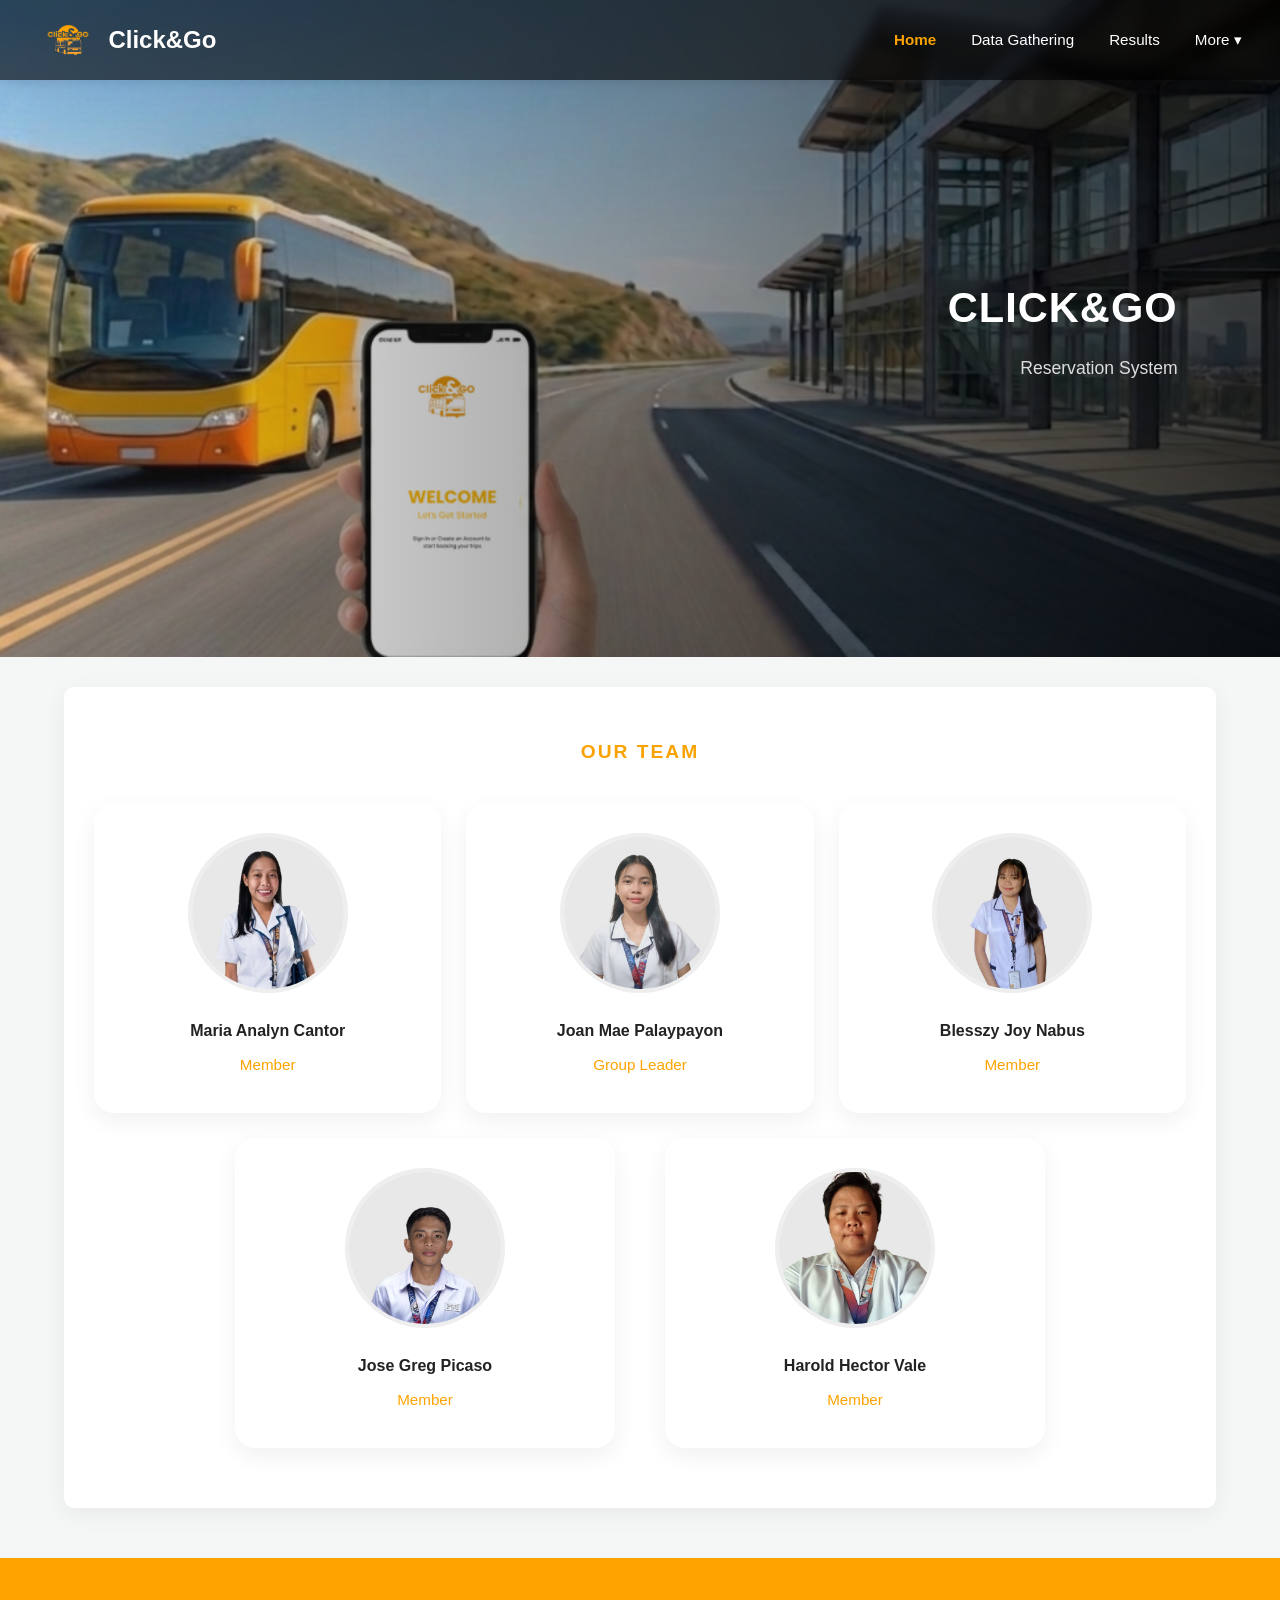
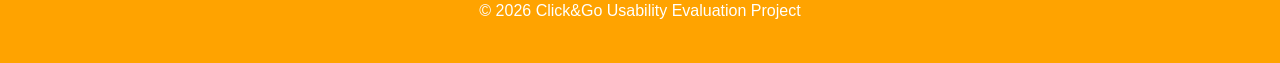
<file: index.html>
<!DOCTYPE html>
<html lang="en">
<head>
    <meta charset="UTF-8">
    <meta name="viewport" content="width=device-width, initial-scale=1.0">
    <title>Click&Go Report</title>
    <link rel="stylesheet" href="style.css">
</head>

<body>

<section class="hero">

    <header class="navbar">

        <div class="logo-container">
            <img src="images/logo.png" alt="Click&Go Logo" class="logo-img">
            <span class="logo-text">Click&Go</span>
        </div>

        <div class="hamburger" onclick="toggleMenu()">
            ☰
        </div>

        <div class="nav-links" id="navLinks">

            <a href="index.html" class="active">Home</a>
            <a href="data_gathering.html">Data Gathering</a>
            <a href="results.html">Results</a>

            <div class="dropdown">
    <button class="dropbtn" onclick="toggleDropdown(event)">
        More ▾
    </button>

    <div class="dropdown-content" id="moreDropdown">
        <a href="reflections.html">Reflections</a>
        <a href="additional_findings.html">Additional Findings</a>
        <a href="p_walkthrough.html">Prototype Walkthrough</a>
        <a href="video_demo.html">Video Demo</a>
    </div>
</div>

        </div>

    </header>

    <div class="hero-content">
        <div class="hero-text">
            <h2>Click&Go</h2>
            <p>Reservation System</p>
        </div>
    </div>

</section>

<section class="container card">

    <div class="section-header">
        <h3>OUR TEAM</h3>
    </div>

    <div class="team-grid">

        <div class="member">
            <div class="member-card">
                <img src="images/analyn.png" class="member-photo" alt="Member 3">
                <p><strong>Maria Analyn Cantor</strong></p>
                <p>Member</p>
            </div>
        </div>

          <div class="member leader">
            <div class="member-card">
                <img src="images/jo.png" class="member-photo" alt="Leader">
                <p><strong>Joan Mae Palaypayon</strong></p>
                <p>Group Leader</p>
            </div>
        </div>


        <div class="member">
            <div class="member-card">
                <img src="images/blessz.png" class="member-photo" alt="Member 2">
                <p><strong>Blesszy Joy Nabus</strong></p>
                <p>Member</p>
            </div>
        </div>

            <div class="team-bottom">
        <div class="member">
            <div class="member-card">
                <img src="images/greg.png" class="member-photo" alt="Member 5">
                <p><strong>Jose Greg Picaso</strong></p>
                <p>Member</p>
            </div>
        </div>

        <div class="member">
            <div class="member-card">
                <img src="images/harold.png" class="member-photo" alt="Member 4">
                <p><strong>Harold Hector Vale</strong></p>
                <p>Member</p>
            </div>
        </div>
        </div>

    </div>

</section>

<footer>
    <p>&copy; 2026 Click&Go Usability Evaluation Project</p>
</footer>

<script src="script.js"></script>

</body>
</html>
</file>
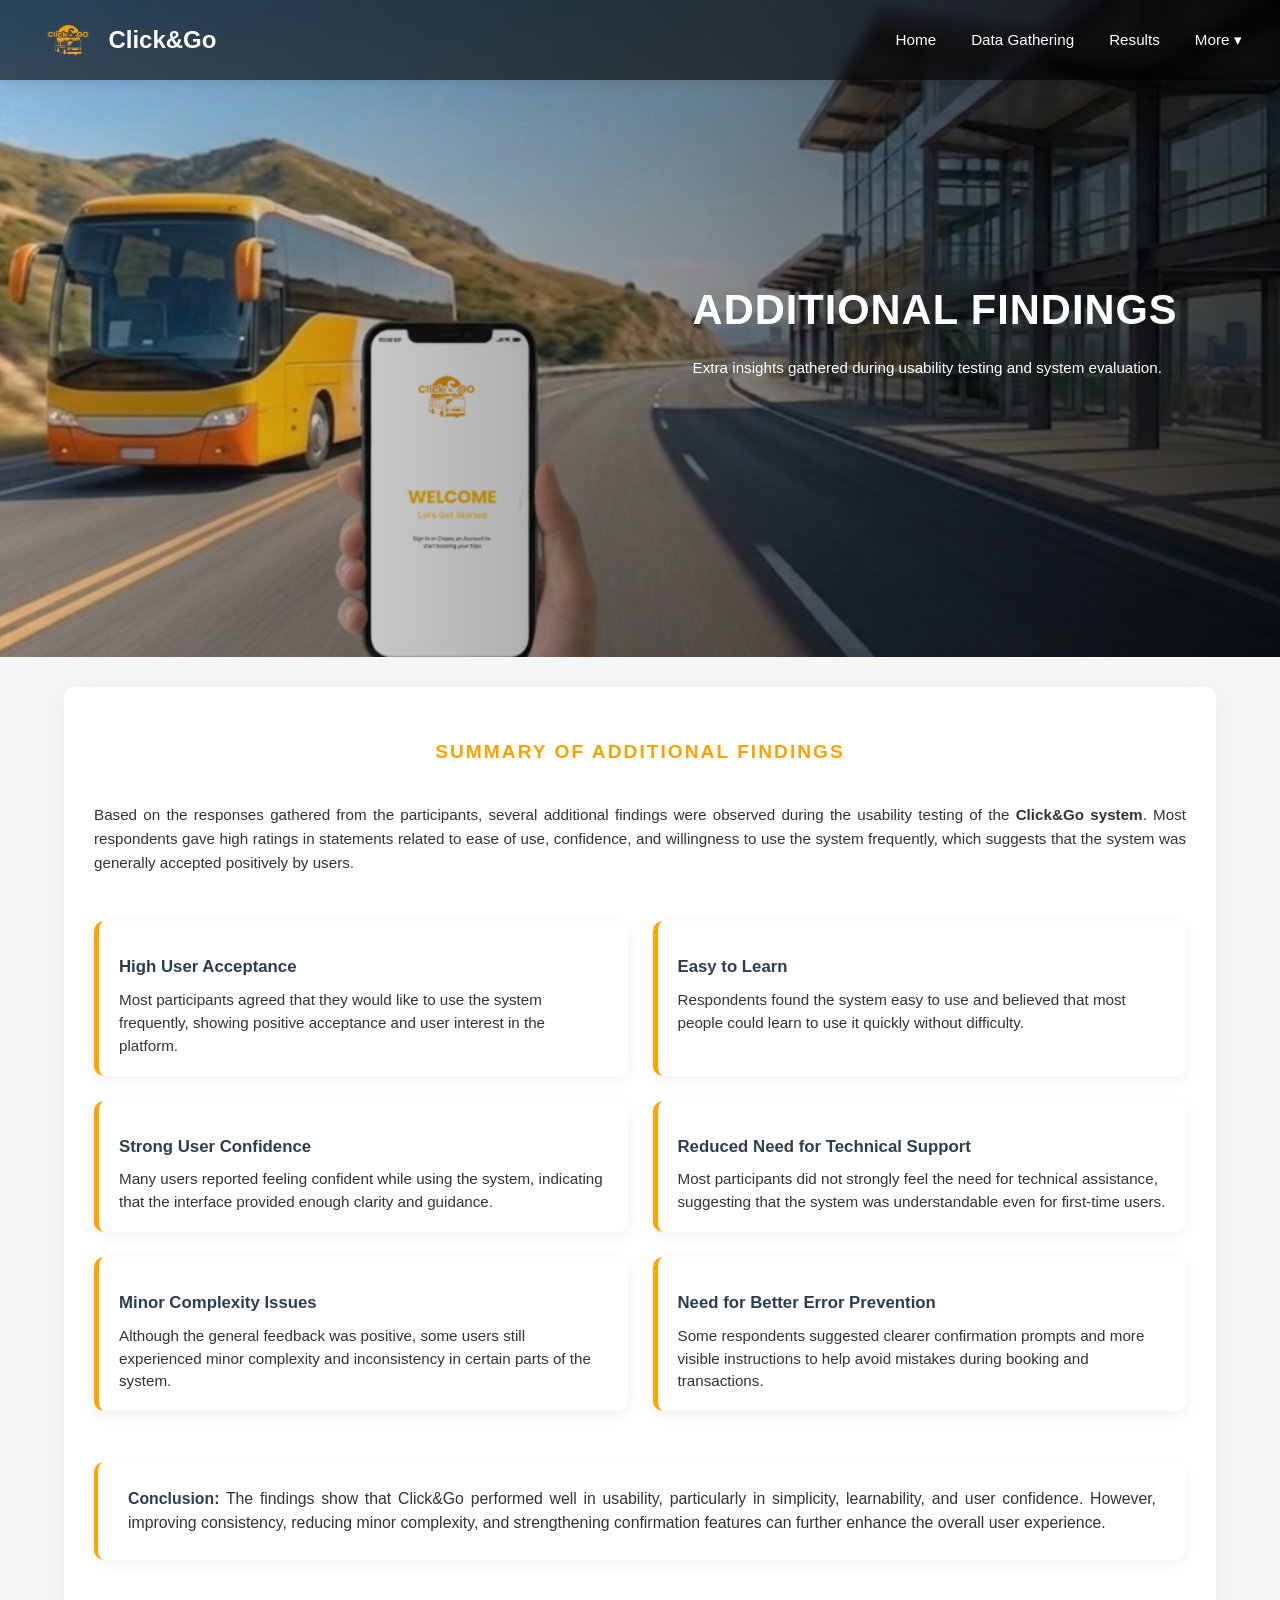
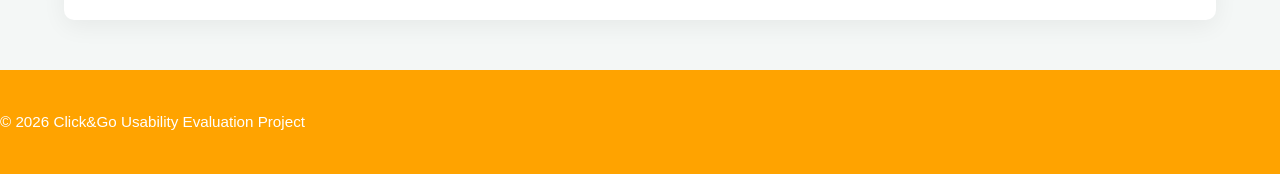
<file: additional_findings.html>
<!DOCTYPE html>
<html lang="en">
<head>
    <meta charset="UTF-8">
    <meta name="viewport" content="width=device-width, initial-scale=1.0">
    <title>Additional Findings - Click&Go</title>
    <link rel="stylesheet" href="style.css">
</head>


<body class="data-page">

    <section class="hero">

        <header class="navbar">

            <div class="logo-container">
                <img src="images/logo.png" alt="Click&Go Logo" class="logo-img">
                <span class="logo-text">Click&Go</span>
            </div>

            <div class="hamburger" onclick="toggleMenu()">
                ☰
            </div>

            <div class="nav-links" id="navLinks">

                <a href="index.html">Home</a>
                <a href="data_gathering.html">Data Gathering</a>
                <a href="results.html">Results</a>

                 <div class="dropdown">
    <button class="dropbtn" onclick="toggleDropdown(event)">
        More ▾
    </button>

    <div class="dropdown-content" id="moreDropdown">
        <a href="reflections.html">Reflections</a>
        <a href="additional_findings.html" class="active">Additional Findings</a>
        <a href="p_walkthrough.html">Prototype Walkthrough</a>
        <a href="video_demo.html">Video Demo</a>
    </div>
</div>

            </div>

        </header>

        <div class="hero-content">
            <div class="hero-text">
                <h2>Additional Findings</h2>
        <p>Extra insights gathered during usability testing and system evaluation.</p>
            </div>
        </div>

    </section>

<section class="container card">

    <div class="section-header">
        <h3>SUMMARY OF ADDITIONAL FINDINGS</h3>
    </div>

    <div class="discussion-box">

        <p>
            Based on the responses gathered from the participants, several additional findings were observed during the usability testing of the <strong>Click&Go system</strong>. Most respondents gave high ratings in statements related to ease of use, confidence, and willingness to use the system frequently, which suggests that the system was generally accepted positively by users.
        </p>

        <br>

        <div class="issue-grid">

            <div class="issue-card">
                <h4>High User Acceptance</h4>
                <p>
                    Most participants agreed that they would like to use the system frequently, showing positive acceptance and user interest in the platform.
                </p>
            </div>

            <div class="issue-card">
                <h4>Easy to Learn</h4>
                <p>
                    Respondents found the system easy to use and believed that most people could learn to use it quickly without difficulty.
                </p>
            </div>

            <div class="issue-card">
                <h4>Strong User Confidence</h4>
                <p>
                    Many users reported feeling confident while using the system, indicating that the interface provided enough clarity and guidance.
                </p>
            </div>

            <div class="issue-card">
                <h4>Reduced Need for Technical Support</h4>
                <p>
                    Most participants did not strongly feel the need for technical assistance, suggesting that the system was understandable even for first-time users.
                </p>
            </div>

            <div class="issue-card">
                <h4>Minor Complexity Issues</h4>
                <p>
                    Although the general feedback was positive, some users still experienced minor complexity and inconsistency in certain parts of the system.
                </p>
            </div>

            <div class="issue-card">
                <h4>Need for Better Error Prevention</h4>
                <p>
                    Some respondents suggested clearer confirmation prompts and more visible instructions to help avoid mistakes during booking and transactions.
                </p>
            </div>

        </div>

        <br><br>

        <div class="recommendation-box">
            <p>
                <strong>Conclusion:</strong> The findings show that Click&Go performed well in usability, particularly in simplicity, learnability, and user confidence. However, improving consistency, reducing minor complexity, and strengthening confirmation features can further enhance the overall user experience.
            </p>
        </div>

    </div>

</section>

<footer>
    <p>&copy; 2026 Click&Go Usability Evaluation Project</p>
</footer>

<script src="script.js"></script>

</body>
</html>
</file>
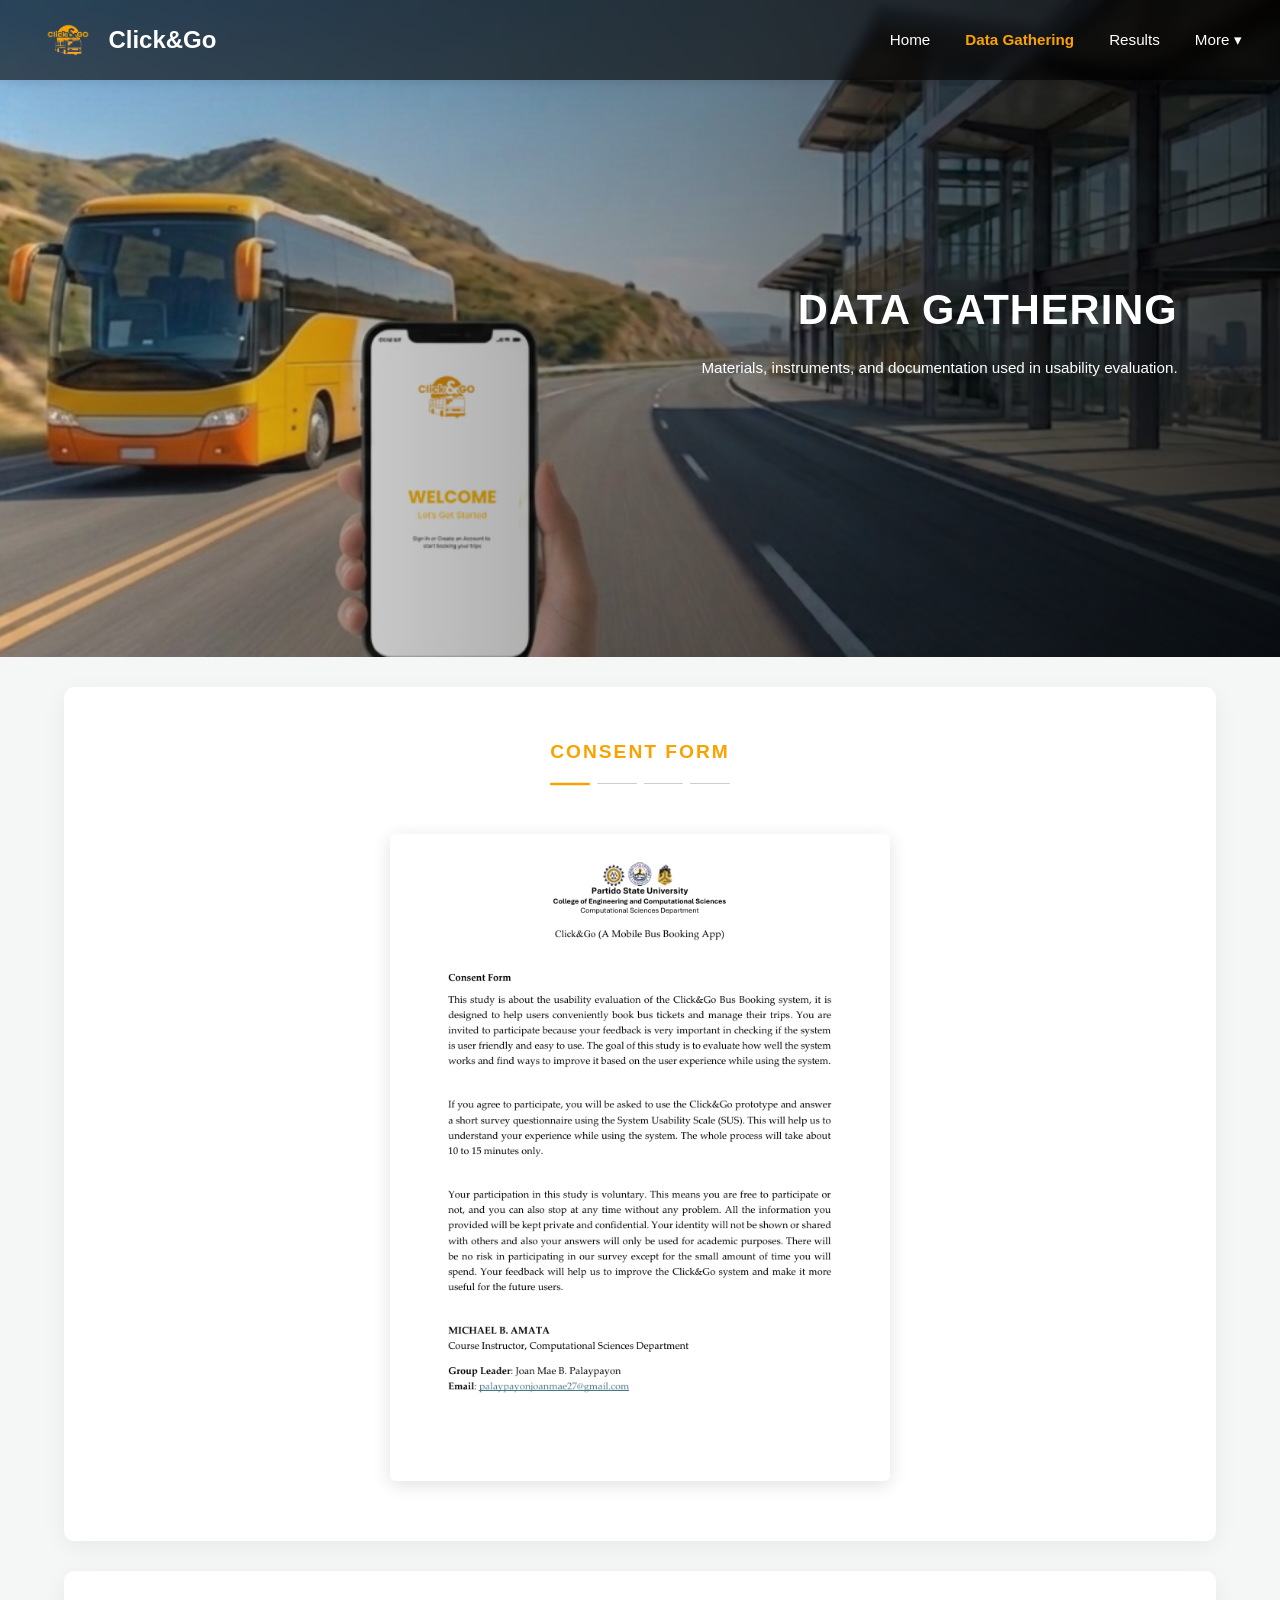
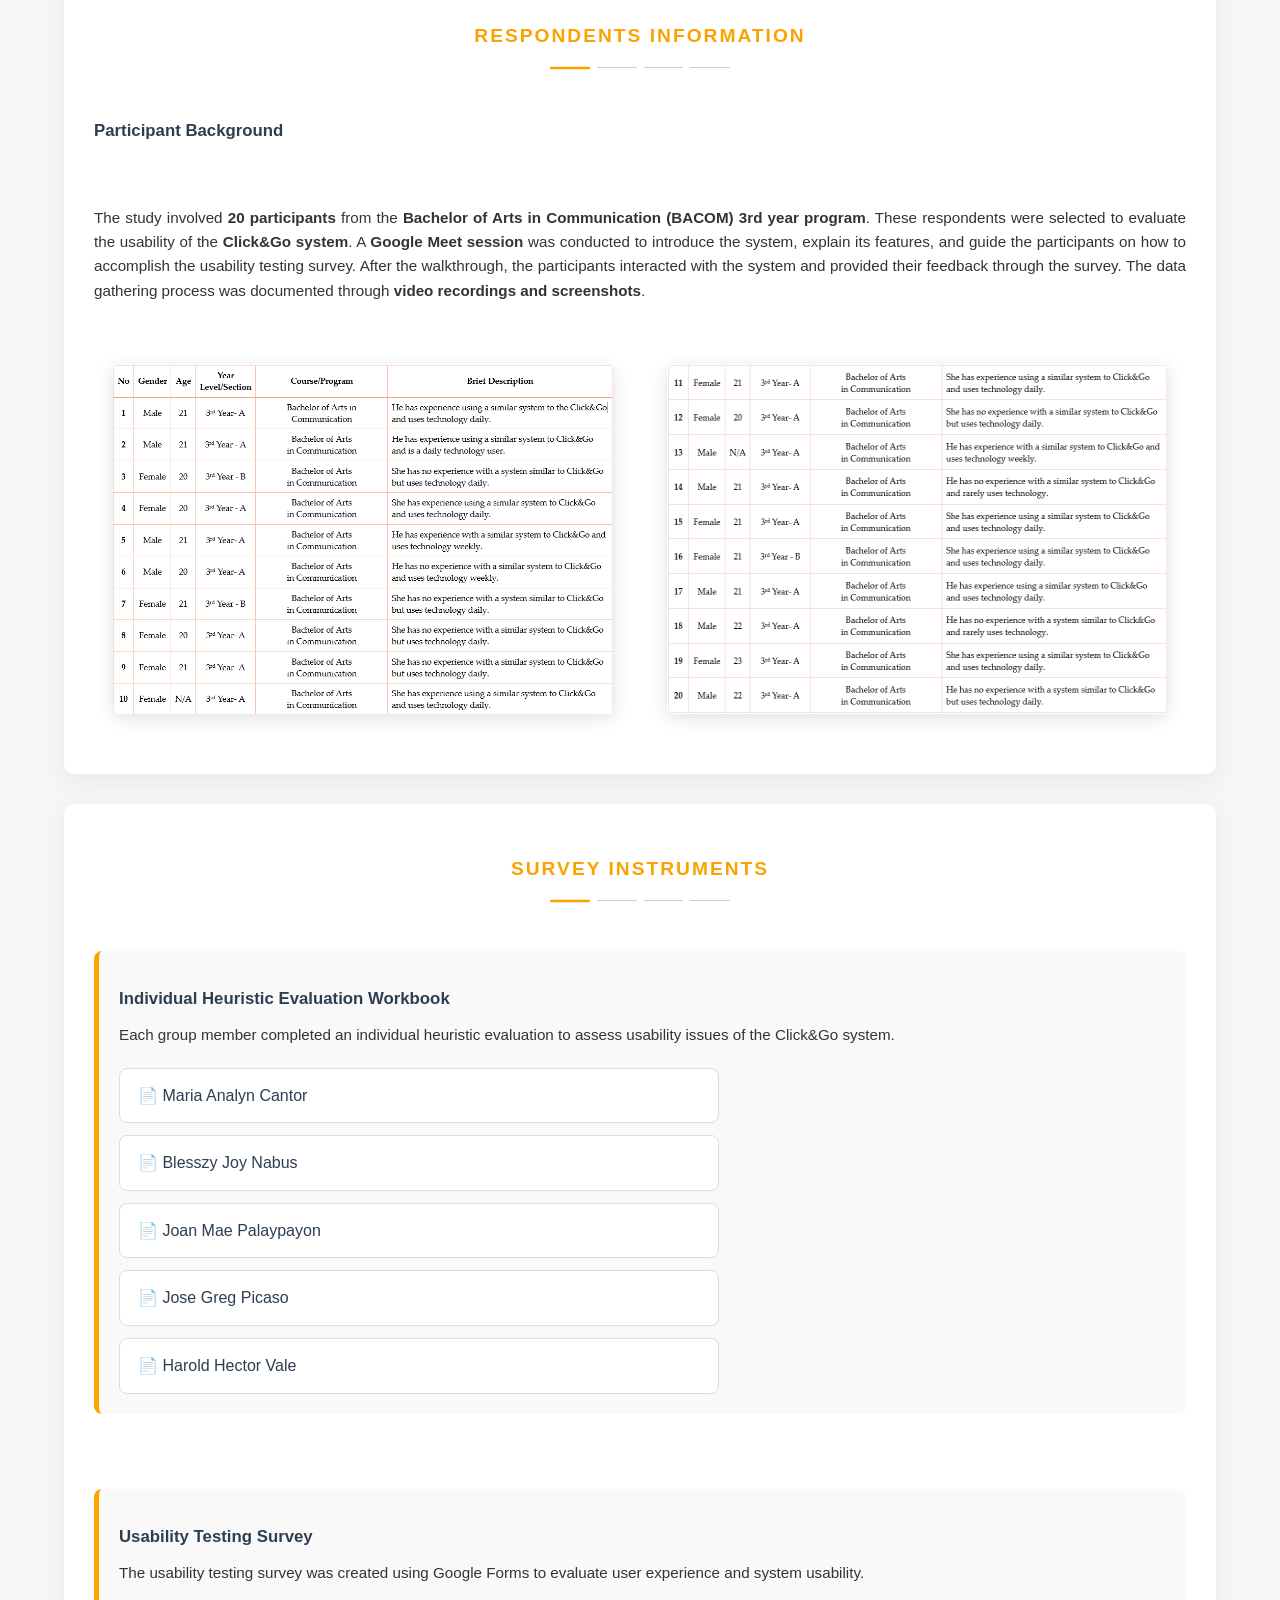
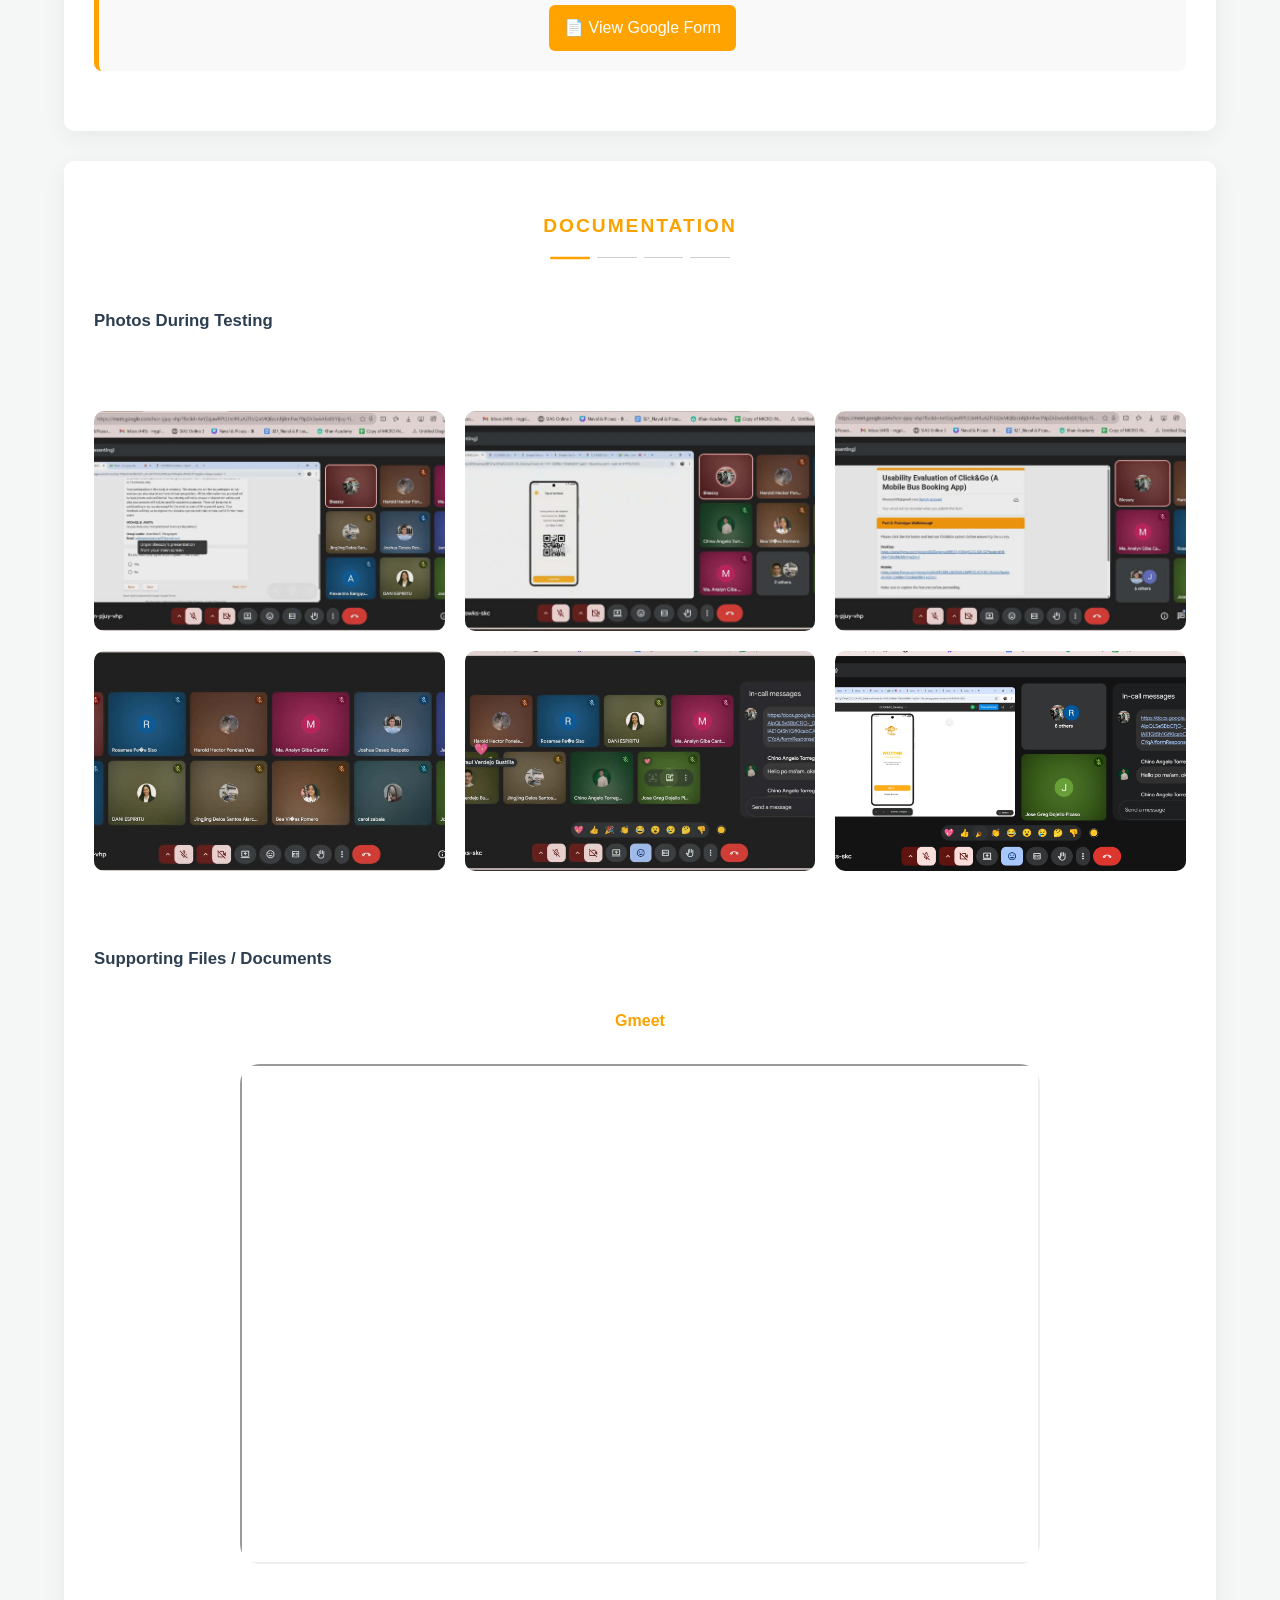
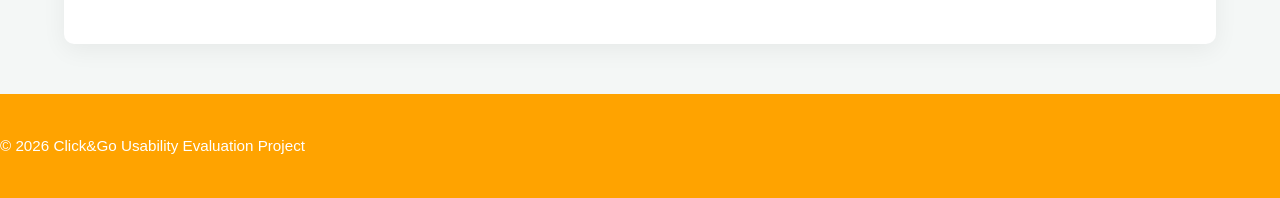
<file: data_gathering.html>
<!DOCTYPE html>
<html lang="en">
<head>
    <meta charset="UTF-8">
    <meta name="viewport" content="width=device-width, initial-scale=1.0">
    <title>Data Gathering - Click&Go</title>
    <link rel="stylesheet" href="style.css">
</head>

<body class="data-page">

    <section class="hero">

        <header class="navbar">

            <div class="logo-container">
                <img src="images/logo.png" alt="Click&Go Logo" class="logo-img">
                <span class="logo-text">Click&Go</span>
            </div>

            <div class="hamburger" onclick="toggleMenu()">
                ☰
            </div>

            <div class="nav-links" id="navLinks">

                <a href="index.html">Home</a>
                <a href="data_gathering.html" class="active">Data Gathering</a>
                <a href="results.html">Results</a>

                <div class="dropdown">
                    <button class="dropbtn" onclick="toggleDropdown(event)">
                        More ▾
                    </button>

                    <div class="dropdown-content" id="moreDropdown">
                        <a href="reflections.html">Reflections</a>
                        <a href="additional_findings.html">Additional Findings</a>
                        <a href="p_walkthrough.html">Prototype Walkthrough</a>
                        <a href="video_demo.html">Video Demo</a>
                    </div>
                </div>

            </div>

        </header>

        <div class="hero-content">
            <div class="hero-text">
                <h2>Data Gathering</h2>
                <p>Materials, instruments, and documentation used in usability evaluation.</p>
            </div>
        </div>

    </section>

    <!-- CONSENT -->
    <section class="container card" id="consent">

        <div class="section-header" data-step="1">
            <h3>CONSENT FORM</h3>

            <div class="step-lines">
                <div class="step-line"></div>
                <div class="step-line"></div>
                <div class="step-line"></div>
                <div class="step-line"></div>
            </div>
        </div>

        <div class="image-box">
            <img src="images/letter.png"
                 alt="Consent Form Document"
                 onclick="openLightbox(this)">
        </div>
    </section>

    <!-- RESPONDENTS -->
    <section class="container card" id="respondents">

        <div class="section-header" data-step="2">
            <h3>RESPONDENTS INFORMATION</h3>

            <div class="step-lines">
                <div class="step-line"></div>
                <div class="step-line"></div>
                <div class="step-line"></div>
                <div class="step-line"></div>
            </div>
        </div>

        <h4>Participant Background</h4><br>

        <p>
            The study involved <strong>20 participants</strong> from the <strong>Bachelor of Arts in Communication (BACOM) 3rd year program</strong>.
            These respondents were selected to evaluate the usability of the <strong>Click&Go system</strong>. A <strong>Google Meet session</strong>
            was conducted to introduce the system, explain its features, and guide the participants on how to accomplish the usability testing survey.
            After the walkthrough, the participants interacted with the system and provided their feedback through the survey.
            The data gathering process was documented through <strong>video recordings and screenshots</strong>.
        </p>

        <br>

        <div class="image-box">
            <img src="images/res_1.png" onclick="openLightbox(this)">
            <img src="images/res_2.png" onclick="openLightbox(this)">
        </div>

    </section>

    <!-- SURVEY -->
    <section class="container card" id="survey">

        <div class="section-header" data-step="3">
            <h3>SURVEY INSTRUMENTS</h3>

            <div class="step-lines">
                <div class="step-line"></div>
                <div class="step-line"></div>
                <div class="step-line"></div>
                <div class="step-line"></div>
            </div>
        </div>

        <div class="instrument-box">
            <h4>Individual Heuristic Evaluation Workbook</h4>
            <p>
                Each group member completed an individual heuristic evaluation to assess usability issues of the Click&Go system.
            </p>

            <div class="file-links">
                <a href="assets/HEW_Analyn.pdf" target="_blank" class="form-link">📄 Maria Analyn Cantor</a>
                <a href="assets/HEW_Blessz.pdf" target="_blank" class="form-link">📄 Blesszy Joy Nabus</a>
                <a href="assets/HEW_Jo.pdf" target="_blank" class="form-link">📄 Joan Mae Palaypayon</a>
                <a href="assets/HEW_Greg.pdf" target="_blank" class="form-link">📄 Jose Greg Picaso</a>
                <a href="assets/HEW_Harold.pdf" target="_blank" class="form-link">📄 Harold Hector Vale</a>
            </div>
        </div>

        <br>

        <div class="instrument-box">
            <h4>Usability Testing Survey</h4>
            <p>
                The usability testing survey was created using Google Forms to evaluate user experience and system usability.
            </p>

            <div class="form-center">
                <a href="https://forms.gle/pu6PbVyAep9kCArT6" target="_blank" class="form-link">
                    📄 View Google Form
                </a>
            </div>
        </div>

    </section>

    <!-- DOCUMENTATION -->
    <section class="container card" id="docs">

        <div class="section-header" data-step="4">
            <h3>DOCUMENTATION</h3>

            <div class="step-lines">
                <div class="step-line"></div>
                <div class="step-line"></div>
                <div class="step-line"></div>
                <div class="step-line"></div>
            </div>
        </div>

        <h4>Photos During Testing</h4><br>

        <div class="doc-grid">
            <img src="images/doc-1.jpg" onclick="openLightbox(this)">
            <img src="images/doc-2.jpg" onclick="openLightbox(this)">
            <img src="images/doc-3.jpg" onclick="openLightbox(this)">
            <img src="images/doc-4.jpg" onclick="openLightbox(this)">
            <img src="images/doc-5.jpg" onclick="openLightbox(this)">
            <img src="images/doc-6.png" onclick="openLightbox(this)">
        </div>

        <br>

        <h4>Supporting Files / Documents</h4>

        <div class="video-wrapper">
            <div class="video-title">Gmeet</div>

            <div class="video-box">
                <iframe 
                    src="https://drive.google.com/file/d/14mERMfncFxtj3OIAgUIilZCHTidII-LA/preview"
                    width="100%" 
                    height="500"
                    allow="autoplay">
                </iframe>
            </div>
        </div>

    </section>

    <!-- LIGHTBOX -->
    <div id="lightbox" class="lightbox">
        <span class="close-btn" onclick="closeLightbox()">×</span>
        <img id="lightbox-img">
    </div>
    

    <footer>
        <p>&copy; 2026 Click&Go Usability Evaluation Project</p>
    </footer>

    <script src="script.js"></script>

</body>
</html>
</file>
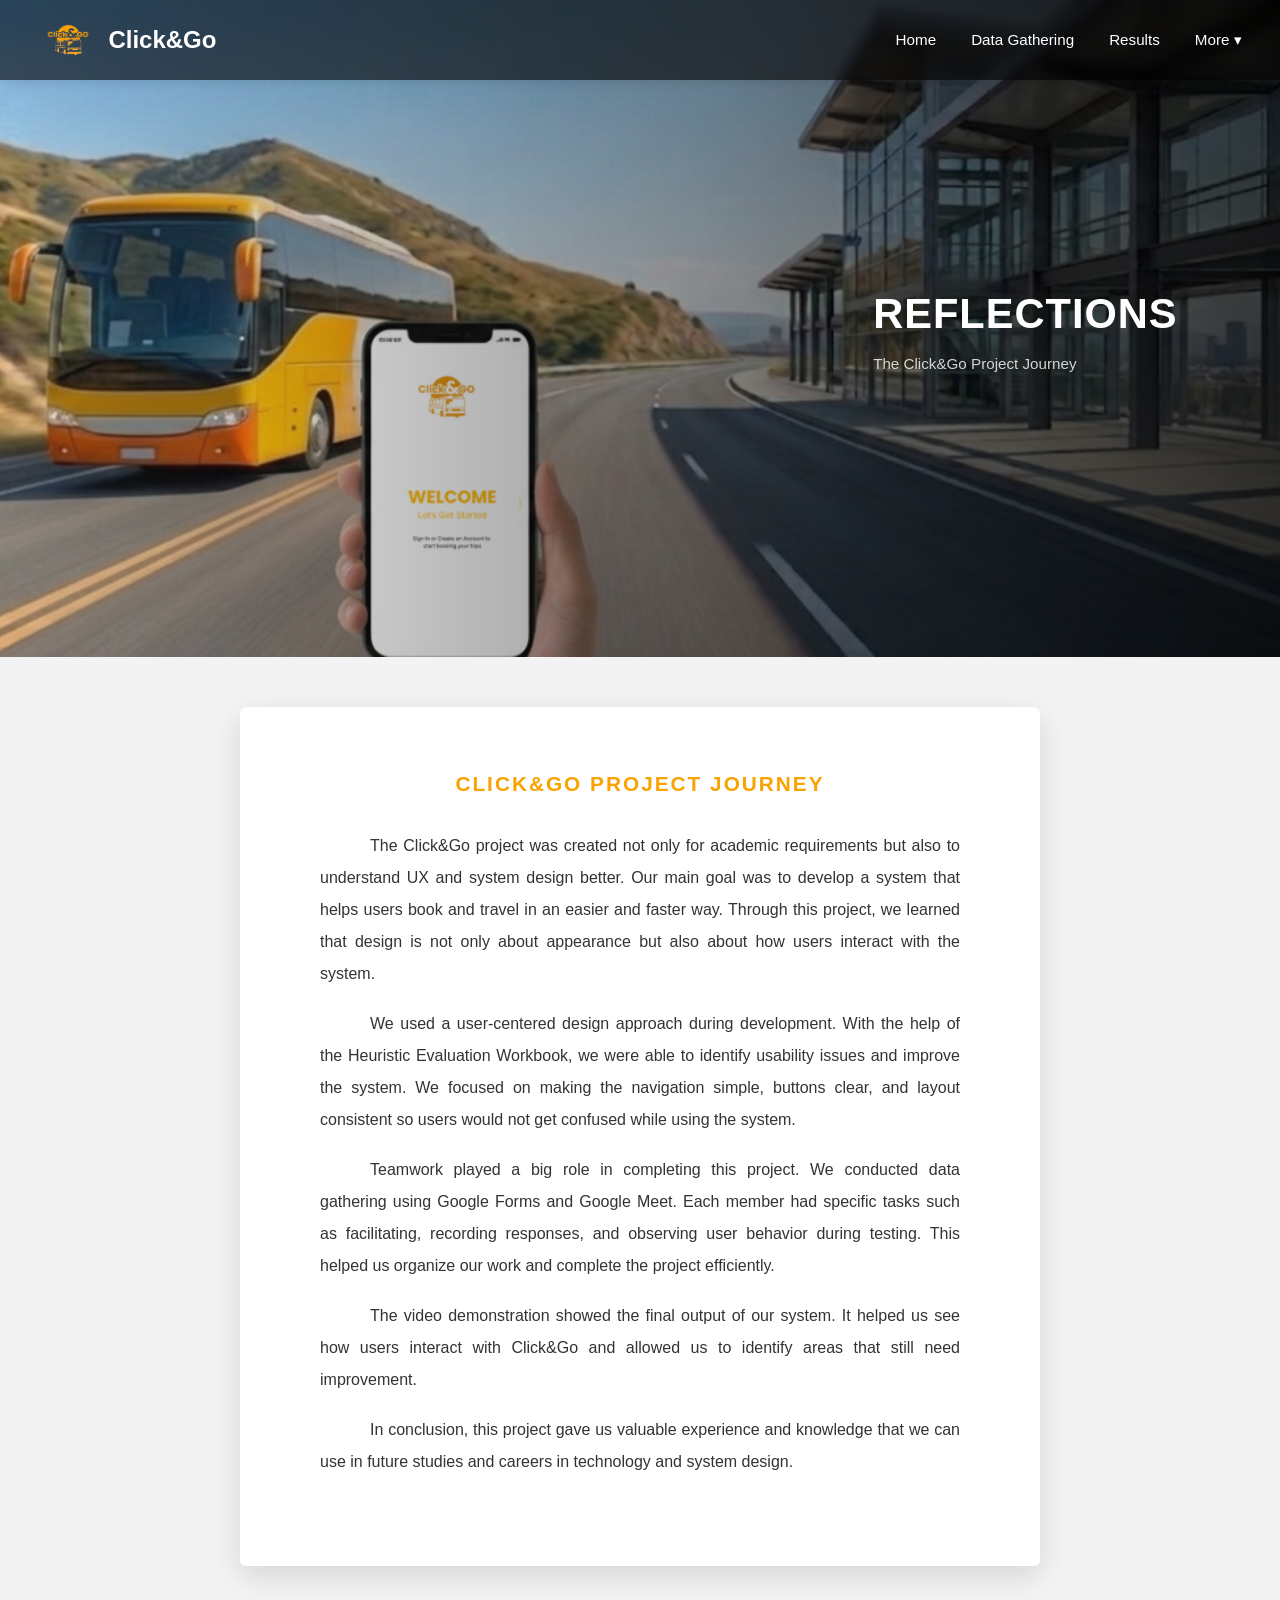
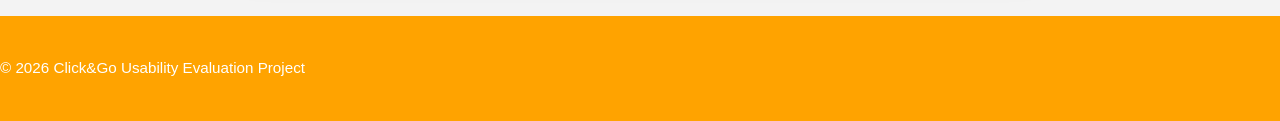
<file: reflections.html>
<!DOCTYPE html>
<html lang="en">
<head>
<meta charset="UTF-8">
<meta name="viewport" content="width=device-width, initial-scale=1.0">
<title>Reflection - Click&Go</title>

<link rel="stylesheet" href="style.css">

<style>

body {
    background: #f3f3f3;
}

.container {
    width: 90%;
    max-width: 1120px;
    margin: 50px auto;
}

.reflection-paper {
    background: #ffffff;
    max-width: 800px;
    margin: 0 auto;
    padding: 70px 80px;
    box-shadow: 0 10px 30px rgba(0,0,0,0.12);
    border-radius: 6px;
}

.reflection-paper h3 {
    text-align: center;
    color: #FAA300;
    margin-top: 1px;
    margin: -10px auto;
    margin-bottom: 30px;
    font-size: 1.3rem;
}

.reflection-paper p {
    text-align: justify;
    line-height: 2;
    text-indent: 50px;
    margin-bottom: 18px;
    color: #333;
    font-size: 1rem;
}

.hero-text h2 {
    margin-bottom: 5px;
}

.hero-text p {
    margin-top: 0;
    opacity: 0.8;
}

</style>

</head>

<body class="data-page">

<section class="hero">

<header class="navbar">

    <div class="logo-container">
        <img src="images/logo.png" alt="Click&Go Logo" class="logo-img">
        <span class="logo-text">Click&Go</span>
    </div>

    <div class="hamburger" onclick="toggleMenu()">
        ☰
    </div>

    <div class="nav-links" id="navLinks">

        <a href="index.html">Home</a>
        <a href="data_gathering.html">Data Gathering</a>
        <a href="results.html">Results</a>

        <div class="dropdown">
    <button class="dropbtn" onclick="toggleDropdown(event)">
        More ▾
    </button>

    <div class="dropdown-content" id="moreDropdown">
        <a href="reflections.html" class="active">Reflections</a>
        <a href="additional_findings.html">Additional Findings</a>
        <a href="p_walkthrough.html">Prototype Walkthrough</a>
        <a href="video_demo.html">Video Demo</a>
    </div>
</div>

    </div>

</header>

<div class="hero-content">
    <div class="hero-text">
        <h2>Reflections</h2>
        <p>The Click&Go Project Journey</p>
    </div>
</div>

</section>

<div class="container">

    <div class="reflection-paper">

        <div class="section-header">
        <h3>CLICK&GO PROJECT JOURNEY</h3>
    </div>

        <p>
        The Click&Go project was created not only for academic requirements but also to understand UX and system design better. Our main goal was to develop a system that helps users book and travel in an easier and faster way. Through this project, we learned that design is not only about appearance but also about how users interact with the system.
        </p>

        <p>
        We used a user-centered design approach during development. With the help of the Heuristic Evaluation Workbook, we were able to identify usability issues and improve the system. We focused on making the navigation simple, buttons clear, and layout consistent so users would not get confused while using the system.
        </p>

        <p>
        Teamwork played a big role in completing this project. We conducted data gathering using Google Forms and Google Meet. Each member had specific tasks such as facilitating, recording responses, and observing user behavior during testing. This helped us organize our work and complete the project efficiently.
        </p>

        <p>
        The video demonstration showed the final output of our system. It helped us see how users interact with Click&Go and allowed us to identify areas that still need improvement.
        </p>

        <p>
        In conclusion, this project gave us valuable experience and knowledge that we can use in future studies and careers in technology and system design.
        </p>

    </div>

</div>

<footer>
    <p>&copy; 2026 Click&Go Usability Evaluation Project</p>
</footer>

<script src="script.js"></script>

</body>
</html>
</file>
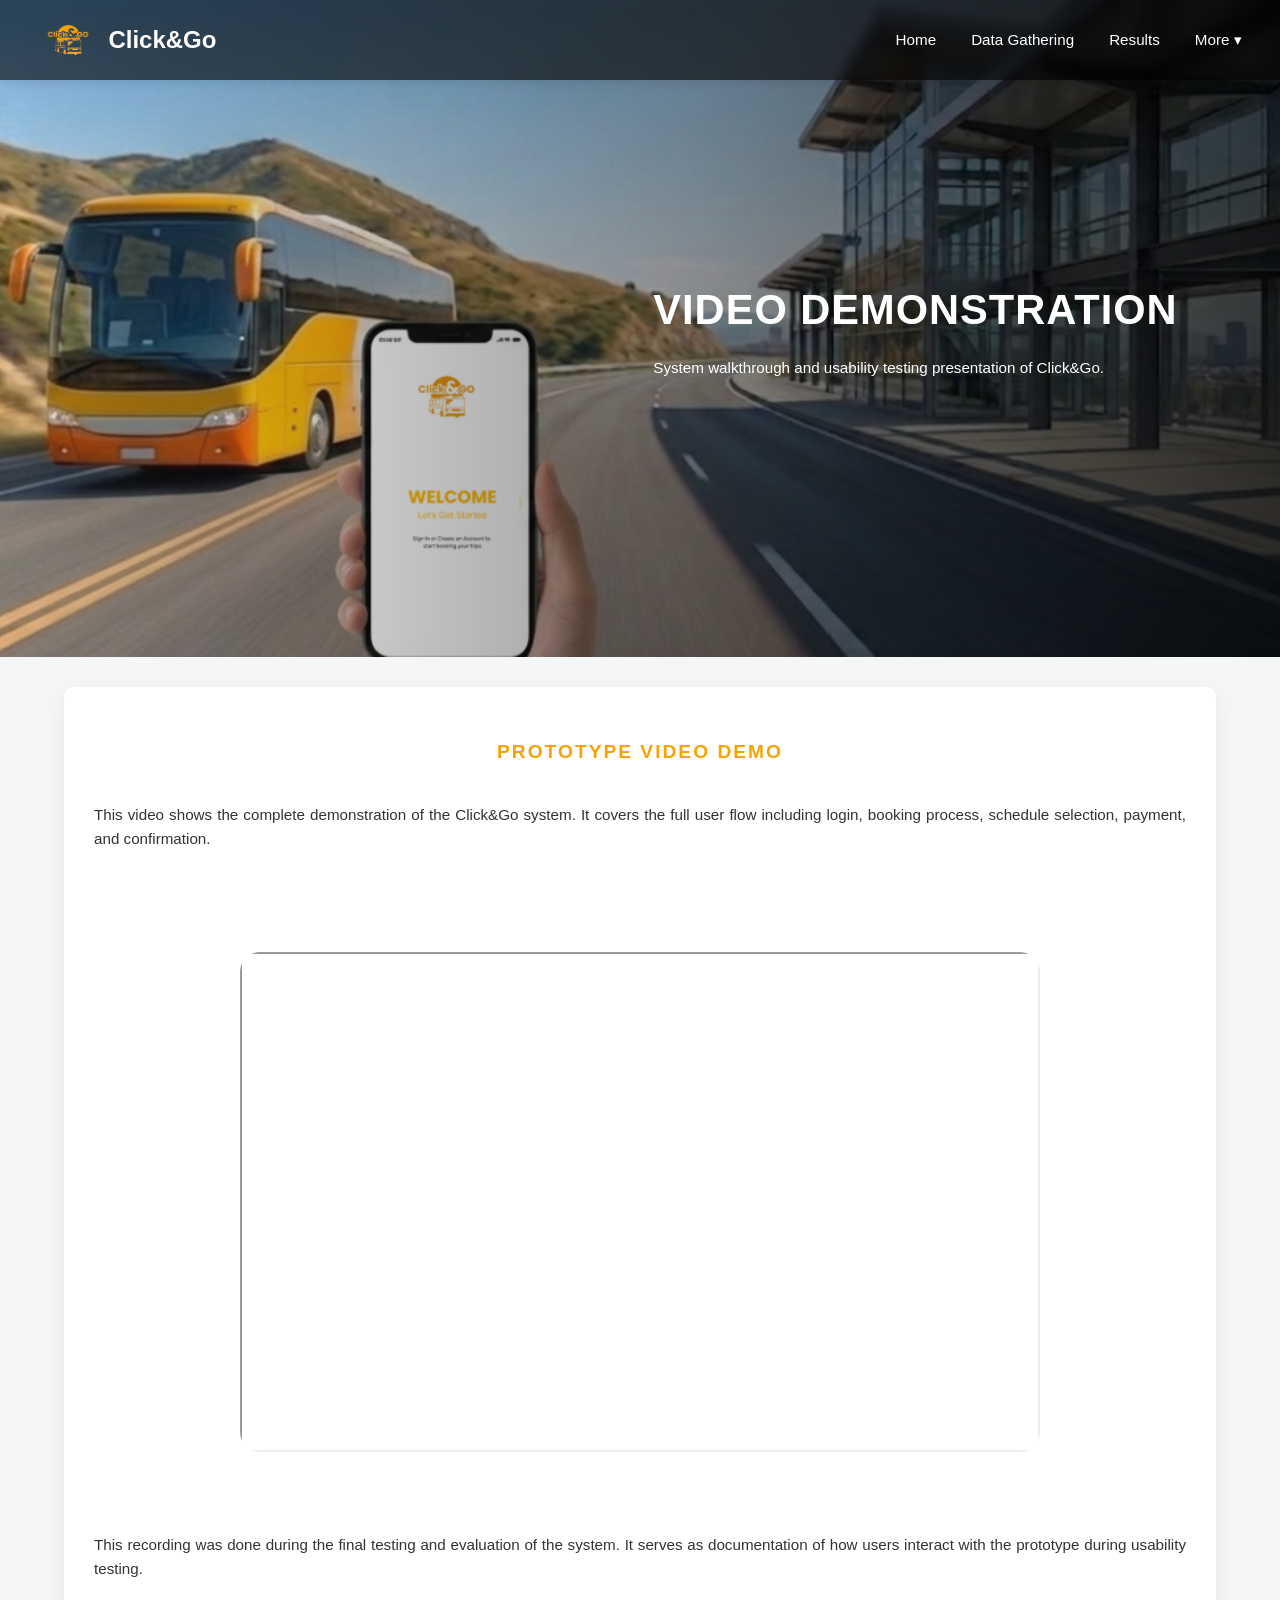
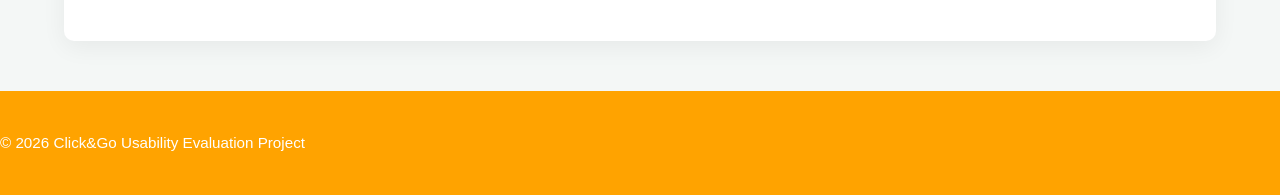
<file: video_demo.html>
<!DOCTYPE html>
<html lang="en">
<head>
    <meta charset="UTF-8">
    <meta name="viewport" content="width=device-width, initial-scale=1.0">
    <title>Video Demo - Click&Go</title>
    <link rel="stylesheet" href="style.css">
</head>

<body class="data-page">

    <section class="hero">

        <header class="navbar">

            <div class="logo-container">
                <img src="images/logo.png" alt="Click&Go Logo" class="logo-img">
                <span class="logo-text">Click&Go</span>
            </div>

            <div class="hamburger" onclick="toggleMenu()">
                ☰
            </div>

            <div class="nav-links" id="navLinks">

                <a href="index.html">Home</a>
                <a href="data_gathering.html">Data Gathering</a>
                <a href="results.html">Results</a>

                <div class="dropdown">
    <button class="dropbtn" onclick="toggleDropdown(event)">
        More ▾
    </button>

    <div class="dropdown-content" id="moreDropdown">
        <a href="reflections.html">Reflections</a>
        <a href="additional_findings.html">Additional Findings</a>
        <a href="p_walkthrough.html">Prototype Walkthrough</a>
        <a href="video_demo.html" class="active">Video Demo</a>
    </div>
</div>

            </div>

        </header>

        <div class="hero-content">
            <div class="hero-text">
               <h2>Video Demonstration</h2>
        <p>System walkthrough and usability testing presentation of Click&Go.</p>
            </div>
        </div>

    </section>

<section class="container card">

   <div class="section-header" data-step="1">
    <h3>PROTOTYPE VIDEO DEMO</h3>
</div>

    <p>
        This video shows the complete demonstration of the Click&Go system.
        It covers the full user flow including login, booking process, schedule selection,
        payment, and confirmation.
    </p>

    <br>

    <div class="video-wrapper">

    <div class="video-box">
        <iframe 
    src="https://drive.google.com/file/d/1DvdFZYd__M9it0iXPTo1eDg_lnb3iVBA/preview"
    width="100%" 
    height="500"
    allow="autoplay">
</iframe>
    </div>
</div>

    <br>

    <p>
        This recording was done during the final testing and evaluation of the system.
        It serves as documentation of how users interact with the prototype during usability testing.
    </p>

</section>

<footer>
    <p>&copy; 2026 Click&Go Usability Evaluation Project</p>
</footer>

<script src="script.js"></script>

</body>
</html>
</file>
<file: style.css>
* {
    margin: 0;
    padding: 0;
    box-sizing: border-box;
    font-family: 'Segoe UI', Tahoma, Geneva, Verdana, sans-serif;
}

body {
    background-color: #f4f7f6;
    color: #333;
    line-height: 1.6;
}
.hero {
    background-image: linear-gradient(
        to right,
         rgba(255, 255, 255, 0.05),   /* LEFT side lighter */
        rgba(0, 0, 0, 0.75)    /* RIGHT side darker */
    ),
    url('images/4.png');

    background-size: cover;
    background-position: center;
    background-repeat: no-repeat;

    min-height: 73vh;
    width: 100%;

    display: flex;
    flex-direction: column;
    color: white;
    position: relative;
}

.navbar {
    position: fixed;
    top: 0;
    left: 0;
    width: 100%;
    z-index: 1000;

    display: flex;
    justify-content: space-between;
    align-items: center;

    padding: 10px 3%;
    background: rgba(0, 0, 0, 0.6);
    backdrop-filter: blur(6px);
    box-shadow: 0 2px 10px rgba(0,0,0,0.1);
    gap: 10px;
}

.nav-links a.active {
    color: #FAA300;
    font-weight: 700;
}

.logo-container {
    display: flex;
    align-items: center;
    gap: 10px;
}

.logo-img {
    width: 60px;  
    height: 60px;
    object-fit: contain;
}

.logo-text {
    font-size: 1.5rem;
    font-weight: bold;
    color: white;
}

.nav-links {
    display: flex;
    align-items: center;
    gap: 35px; /* FIXED spacing */
}

.nav-links a {
    position: relative;
    color: white;
    text-decoration: none;
    font-size: 0.95rem;
    transition: 0.3s;
}

.nav-links a::after {
    content: "";
    position: absolute;
    left: 0;
    bottom: -6px;
    width: 0%;
    height: 2px;
    background: #FAA300;
    border-radius: 10px;
    transition: 0.3s ease;
}

.nav-links a:hover {
    color: #FAA300;
    opacity: 0.9;
}

.nav-links a:hover::after {
    width: 100%;
}

.dropdown {
    position: relative;
    display: inline-block;
}

.dropbtn {
    background: none;
    border: none;
    color: white;
    font-size: 0.95rem;
    cursor: pointer;
    padding: 10px 0;
}

/* default hidden */
.dropdown-content {
    display: none;
    position: absolute;
    top: 100%;
    right: 0;
    background-color: white;
    min-width: 220px;
    box-shadow: 0px 6px 18px rgba(0,0,0,0.15);
    border-radius: 6px;
    overflow: hidden;
    z-index: 999;
}

/* open on hover */
.dropdown:hover .dropdown-content {
    display: block;
}

/* open on click */
.dropdown-content.show {
    display: block;
}

.dropdown-content a {
    color: black;
    padding: 12px 15px;
    text-decoration: none;
    display: block;
    font-size: 0.9rem;
    transition: 0.2s ease;
}

.dropdown-content a:hover {
    background-color: #fff3e0;
    color: #FFA300;
}

.hero-content {
    flex: 1;
    display: flex;
    align-items: center;
    justify-content: right; /* CENTER for consistency */
    padding: 0 8%;
}

.hero-text {
    max-width: 700px;
    text-align: right; /* consistent across all pages */
}

/* MAIN TITLE (same everywhere) */
.hero-text h2 {
    font-size: 2.6rem;
    font-weight: 700;
    letter-spacing: 1px;
    text-transform: uppercase;
    color: #ffffff;
    margin-bottom: 12px;
}

/* SUBTITLE */
.hero-text p {
    font-size: 1.1rem;
    color: #ddd;
    line-height: 1.6;
}
.container {
    width: 90%;
    max-width: 1200px;
    margin: 30px auto;
}

.card {
    background: white;
    padding: 35px;
    border-radius: 10px;
    box-shadow: 0 6px 25px rgba(0,0,0,0.06);
    margin-bottom: 30px;
}

.container.card > * {
    margin-bottom: 35px;
}

.container.card > *:last-child {
    margin-bottom: 45;
}

h3 {
    margin-bottom: 20px;
    text-align: center;
    color: #FFA300;
    font-size: 20px;
}

ul {
    padding-left: 20px;
}

ul li {
    margin-bottom: 10px;
}

ul li a {
    color: #2c3e50;
    text-decoration: none;
}

ul li a:hover {
    text-decoration: underline;
}

.image-box {
    display: flex;
    gap: 15px;
    justify-content: center;
    flex-wrap: wrap;
}

.image-box img {
    max-width: 48%;
}

.team-grid {
    display: grid;
    grid-template-columns: repeat(3, 1fr);
    gap: 25px;
}

.team-bottom {
    grid-column: 1 / -1;
    display: flex;
    justify-content: center;
    gap: 50px;
}

.team-bottom .member {
    width: 380px;
    display: flex;
}

.team-bottom .member:nth-child(1) {
    grid-column: 2 / 3; /* center position */
}

.team-bottom .member:nth-child(2) {
    grid-column: 3 / 4;
}

.member {
    display: flex;
    width: 100%;
}

.member-card {
    flex: 1;
    padding: 30px 20px;
    border-radius: 20px;
    text-align: center;

    background: #fff;
    box-shadow: 0 8px 25px rgba(0,0,0,0.06);

    display: flex;
    flex-direction: column;
    align-items: center;
    justify-content: center;
}

.member-card:hover {
    transform: translateY(-8px);
    box-shadow: 0 12px 30px rgba(0,0,0,0.12);
}

.member-photo {
    width: 160px;
    height: 160px;
    object-fit: cover;
    border-radius: 50%;
    border: 4px solid #eeeeee; /* default light border */
    margin-bottom: 20px;
    transition: 0.3s ease;
}

.member-photo:hover {
    transform: scale(1.05);
    border: 4px solid #FFA300; /* orange only on hover */
    box-shadow: 0 10px 25px rgba(248, 184, 24, 0.2);
}

.member p {
    margin: 5px 0;
}

.member p strong {
    font-size: 1rem;
    color: #222;
}

.member p:last-child {
    color: #FFA300;
    font-size: 0.95rem;
    font-weight: 500;
}

.prototype-image img {
    width: 13%;
    border-radius: 10px;
    transition: 0.3s ease;
}

.prototype-image img:hover {
    transform: scale(1.03);
    box-shadow: 0 10px 30px rgba(0,0,0,0.15);
}

footer {
    width: 100%;
    text-align: center;
    padding: 40px 0;
    background: #FFA300;
    color: white;
    margin-top: 50px;

    position: relative;
    left: 0;
}

.data-page h3 {
    font-size: 20px;   
    text-align: center;    
    color: #FAA300;
    margin-bottom: 40px;
}

.data-page h4 {
    font-size: 1.05rem;
    text-align: left;
    color: #2c3e50;
    margin-top: 15px;
}

.data-page .card {
    padding: 25px 30px;
}

.data-page p {
    font-size: 0.95rem;
    color: #ffffff;
    text-align: justify;
}

.image-box img {
    width: 100%;
    max-width: 500px;
    display: block;
    margin: 0 auto;
    border-radius: 6px;
    box-shadow: 0 4px 18px rgba(0,0,0,0.12);
}

.doc-grid {
    display: grid;
    grid-template-columns: repeat(3, 1fr);
    gap: 20px;
    margin-top: 15px;
}

.doc-grid img {
    width: 100%;
    height: 220px;
    object-fit: cover;
    border-radius: 10px;
    transition: 0.3s ease;
}

.doc-grid img:hover {
    transform: scale(1.03);
    box-shadow: 0 8px 20px rgba(0,0,0,0.2);
}

.lightbox {
    display: none;
    position: fixed;
    z-index: 2000;
    top: 0;
    left: 0;
    width: 100%;
    height: 100%;
    background: rgba(0,0,0,0.85);

    justify-content: center;
    align-items: center;
}

.image-box img,
.doc-grid img {
    cursor: pointer;
    transition: 0.2s ease;
}

.image-box img:hover,
.doc-grid img:hover {
    transform: scale(1.03);
    opacity: 0.85;
}

.lightbox img {
    max-width: 90%;
    max-height: 90%;
    border-radius: 10px;
}

.close-btn {
    position: absolute;
    top: 20px;
    right: 20px;

    width: 42px;
    height: 42px;
    border-radius: 50%;

    background: rgba(255, 255, 255, 0.15);

    display: flex;
    align-items: center;
    justify-content: center;

    color: white;

    cursor: pointer;
    transition: 0.2s ease;

    font-family: Arial, sans-serif;
}

.close-btn {
    font-size: 16px; /* 👈 now it will actually look smaller */
}

.close-btn:hover {
    color: orange;
}

.instrument-box {
    margin-top: 15px;
    padding: 20px;
    background: #f9f9f9;
    border-left: 5px solid #FFA300;
    border-radius: 8px;
}

.instrument-box h4 {
    margin-bottom: 10px;
    color: #2c3e50;
}

.form-link {
    display: inline-block;   /* FIX: remove flex */
    margin-top: 10px;
    text-decoration: none;
    color: white;
    background: #FFA300;
    padding: 10px 15px;
    border-radius: 6px;
    transition: 0.3s ease;
}

.form-center {
    display: flex;
    justify-content: center;
    margin-top: 10px;
}

.form-link:hover {
    background: #e69500;
}

.file-placeholder {
    margin-top: 10px;
    padding: 15px;
    border: 2px dashed #ccc;
    border-radius: 8px;
    text-align: center;
    color: #777;
    font-style: italic;
    background: #fafafa;
}

.file-links {
    display: flex;
    flex-direction: column;
    gap: 2px;
    margin-top: 10px;
    width: 100%;
}

.file-links .form-link {
    display: block;
    width: 100%;
    max-width: 600px;

    background: #ffffff;
    color: #2c3e50;
    border: 1px solid #dddddd;
    padding: 14px 18px;
    border-radius: 8px;
    text-decoration: none;
    transition: 0.3s ease;
    text-align: left;
}

.file-links .form-link:hover {
    background: #FFA300;
    color: white;
    border: 1px solid #FFA300;
    transform: translateX(4px);
}

section.card p {
    color: #333;
}

.discussion-content p {
    text-indent: 30px;
}

.design-grid {
    display: grid;
    grid-template-columns: repeat(2, 1fr);
    gap: 25px;
    justify-items: center;
}


/* EACH BOX */
.design-card {
    background: #ffffff;
    border-radius: 12px;
    padding: 15px;
    box-shadow: 0 6px 20px rgba(0,0,0,0.08);
    transition: 0.3s ease;
    text-align: center;
}

/* HOVER EFFECT */
.design-card:hover {
    transform: translateY(-5px);
    box-shadow: 0 10px 25px rgba(0,0,0,0.15);
}

/* IMAGE */
.design-card img {
    width: 100%;
    height: 180px;
    object-fit: cover;
    border-radius: 8px;
    margin-bottom: 10px;
}

/* TITLE */
.design-card h4 {
    font-size: 1rem;
    margin-bottom: 8px;
    color: #2c3e50;
}

/* DESCRIPTION */
.design-card p {
    font-size: 0.9rem;
    color: #555;
}

.recommendation-box {
    background: #ffffff;
    border-left: 4px solid #FFA300;
    padding: 25px 30px;   /* more breathing space */
    margin-bottom: 20px;
    border-radius: 10px;
    box-shadow: 0 4px 12px rgba(0,0,0,0.05);
    max-width: 1150px;
    margin-left: auto;
    margin-right: auto;
}

.recommendation-box:hover {
    transform: translateX(4px);
    box-shadow: 0 5px 14px rgba(0,0,0,0.08);
}

.recommendation-box p {
    line-height: 1.5;
    font-size: 0.99rem;
    color: #333;
    margin: 0;
}

.recommendation-box strong {
    color: #2c3e50;
}

/* GRAPH SECTION WRAPPER */
.graph-section {
    display: flex;
    flex-direction: column;
    gap: 25px;
}

/* ROWS */
.graph-row {
    display: flex;
    justify-content: center;
    gap: 25px;
}

/* 2 ITEMS PER ROW */
.graph-row.two .graph-item {
    width: 45%;
}

/* SINGLE CENTER ITEM */
.graph-row.one .graph-item {
    width: 50%;
}

/* LAST WIDE IMAGE */
.graph-row.last .graph-item {
    width: 70%;
}

/* GRAPH ITEM BOX */
.graph-item {
    text-align: center;
}

/* IMAGE FIX (VERY IMPORTANT) */
.graph-item img {
    width: 100%;
    height: 250px; /* SAME HEIGHT FOR ALL */
    object-fit: contain; /* NO CROPPING / NO ZOOM */
    border-radius: 10px;
    background: #fff;
    box-shadow: 0 4px 15px rgba(0,0,0,0.08);
    cursor: pointer;
    transition: 0.3s ease;
}

.graph-item img:hover {
    transform: scale(1.03);
}

/* LAST IMAGE (r6) - SPECIAL HEIGHT */
.graph-item.wide img {
    height: 320px; /* taller but not stretched */
}

/* TITLES */
.fig-title {
    font-weight: bold;
    margin-top: 10px;
    text-align: center;
}

/* DESCRIPTION */
.fig-desc {
    font-size: 0.9rem;
    color: #555;
    margin-top: 5px;
    max-width: 90%;
    margin-left: auto;
    margin-right: auto;
    text-align: center;
}

/* LIGHTBOX BACKDROP */
.lightbox {
    display: none;
    position: fixed;
    z-index: 9999;
    top: 0;
    left: 0;
    width: 100%;
    height: 100%;
    background: rgba(0,0,0,0.9);

    justify-content: center;
    align-items: center;
}

/* IMAGE INSIDE LIGHTBOX */
.lightbox img {
    max-width: 95%;
    max-height: 95%;
    width: auto;
    height: auto;

    object-fit: contain;
    border-radius: 10px;

    /* IMPORTANT: prevents blur on scaling */
    image-rendering: auto;
}

/* CLOSE BUTTON */
.close-btn {
    position: absolute;
    top: 20px;
    right: 30px;
    font-size: 40px;
    color: white;
    cursor: pointer;
    font-weight: bold;
    z-index: 10000;
}

.close-btn:hover {
    color: #FFA300;
}

/* ISSUE GRID FIX */
.issue-grid {
    display: grid;
    grid-template-columns: repeat(2, 1fr); /* always 2 per row */
    gap: 25px; /* space between cards */
    margin-top: 20px;
}

/* CARD STYLE */
.issue-card {
    background: #fff;
    border-left: 5px solid #FFA300;
    padding: 18px 20px;
    border-radius: 10px;
    box-shadow: 0 4px 15px rgba(0,0,0,0.06);
    transition: 0.3s ease;

    display: flex;
    flex-direction: column;
    justify-content: flex-start;
}

/* HOVER EFFECT */
.issue-card:hover {
    transform: translateY(-3px);
    box-shadow: 0 8px 20px rgba(0,0,0,0.12);
}

/* TEXT INSIDE CARD */
.issue-card h4 {
    margin-bottom: 8px;
}

.issue-card p {
    font-size: 0.95rem;
    color: #555;
    line-height: 1.5;
    text-align: left;
}

.discussion-box h3 {
    text-align: center;
    color: #FFA300;
    font-size: 1.4rem;
    margin-bottom: 20px;
}

.discussion-content p {
    margin-bottom: 15px;
    font-size: 0.98rem;
    color: #444;
    line-height: 1.7;
}

.reflection-text {
    text-align: justify;
    line-height: 1.8;
    margin-bottom: 20px;
    color: #333;
}

.indent {
    display: inline-block;
    width: 25px;
}

/* PROTOTYPE WALKTHROUGH GRID */

.p-walkthrough-grid {
    display: grid;
    grid-template-columns: repeat(4, 1fr);
    gap: 20px;
    margin-top: 25px;
}

.p-walk-card {
    background: #fff;
    border-radius: 10px;
    padding: 12px;
    text-align: center;
    box-shadow: 0 4px 15px rgba(0,0,0,0.08);
    transition: 0.3s ease;
}

.p-walk-card:hover {
    transform: translateY(-4px);
    box-shadow: 0 8px 20px rgba(0,0,0,0.12);
}

.p-walk-card img {
    width: 100%;
    height: 230px;
    object-fit: contain;
    border-radius: 8px;
    cursor: pointer;
    transition: 0.3s ease;
}

.p-walk-card img:hover {
    transform: scale(1.03);
}

.p-walk-card p {
    margin-top: 10px;
    font-size: 0.85rem;
    color: #555;
    line-height: 1.5;
    text-align: center;
}

.video-wrapper {
    display: flex;
    flex-direction: column;
    align-items: center; /* center everything */
    margin-top: 20px;
}

.video-title {
    font-weight: bold;
    margin-bottom: 10px;
    text-align: center;
    color: #FAA300
}

.video-box {
    position: relative;
    width: 80%;          /* centered width */
    max-width: 800px;
    border-radius: 20px;
    overflow: hidden;
}

video {
    width: 100%;
    height: 500px;       /* good size */
    border-radius: 12px;
    background: black;
}

/* Play button overlay */
.play-overlay {
    position: absolute;
    top: 50%;
    left: 50%;
    transform: translate(-50%, -50%);
    font-size: 70px;
    color: white;
    background: rgba(0,0,0,0.5);
    padding: 20px 28px;
    border-radius: 50%;
    cursor: pointer;
    transition: 0.2s;
    z-index: 10;
     pointer-events: auto;
}

.play-overlay:hover {
    background: rgba(0,0,0,0.7);
}

/* TABLET */
@media (max-width: 1024px) {
    .p-walkthrough-grid {
        grid-template-columns: repeat(3, 1fr);
    }
}

/* MOBILE */
@media (max-width: 768px) {
    .p-walkthrough-grid {
        grid-template-columns: repeat(2, 1fr);
    }
}

@media (max-width: 768px) {
    .design-grid {
        grid-template-columns: 1fr;
    }
}

/* Tablets */
@media (max-width: 1024px) {
    .hero-text {
        text-align: center;
        align-items: center;
        padding-right: 0;
    }

    .hero-content {
        justify-content: center;
        padding: 0 20px;
    }

    .nav-links {
        gap: 20px;
    }
}

/* Phones */
@media (max-width: 768px) {

    /* NAVBAR STACK STYLE */
    .navbar {
        flex-direction: column;
        align-items: flex-start;
        padding: 15px 20px;
    }

    .nav-links {
        flex-direction: column;
        align-items: flex-start;
        gap: 15px;
        width: 100%;
        margin-top: 10px;
    }

    /* HERO TEXT CENTER */
    .hero {
        height: auto;
        padding: 120px 20px 60px;
    }

    .hero-content {
    justify-content: center;
    text-align: center;
    padding: 0;
}

.hero-text {
    text-align: center;
    max-width: 100%;
}

.hero-text h2 {
    font-size: 2rem;
}

.hero-text p {
    font-size: 1.2rem;
}

    /* DROPDOWN FIX FOR MOBILE */
    .dropdown-content {
        position: relative;
        width: 100%;
        box-shadow: none;
    }

    .dropdown:hover .dropdown-content {
        display: block;
    }

    /* CARDS FULL WIDTH */
    .container {
        width: 95%;
    }

    .team-grid {
        grid-template-columns: 1fr; /* stack members */
    }
}

/* HAMBURGER ICON */
.hamburger {
    display: none;
    font-size: 2rem;
    color: white;
    cursor: pointer;
    margin-left: auto; /* IMPORTANT: pushes it to right */
}

/* MOBILE VIEW */
@media (max-width: 768px) {

    .hamburger {
        display: block; /* IMPORTANT */
    }

    .nav-links {
        display: none;
        flex-direction: column;
        width: 100%;
        background: rgba(0,0,0,0.9);
        position: absolute;
        top: 70px;
        left: 0;
        padding: 20px;
    }

    .nav-links.active {
        display: flex;
    }
}

/* GRAPH GRID INSIDE SUMMARY */
.graph-grid {
    display: grid;
    grid-template-columns: repeat(auto-fit, minmax(250px, 1fr));
    gap: 25px;
    margin-top: 20px;
}

.graph-item {
    text-align: center;
}

.graph-item img {
    width: 100%;
    border-radius: 8px;
    box-shadow: 0 4px 15px rgba(0,0,0,0.08);
    transition: transform 0.3s ease;
}

.graph-item img:hover {
    transform: scale(1.03);
}

.graph-item p {
    margin-top: 10px;
    font-size: 0.9rem;
    color: #555;
}

@media (max-width: 768px) {
    .logo-img {
        width: 30px;
        height: 30px;
    }

    .logo-text {
        font-size: 1.2rem;
    }
}

/* =========================
   IMPROVED MOBILE RESPONSIVE FIX
   (ADD THIS AT THE VERY BOTTOM)
========================= */

@media (max-width: 768px) {

    /* NAVBAR FIX */
    .navbar {
        position: fixed;
        top: 0;
        left: 0;
        width: 100%;
        padding: 14px 20px;
        display: flex;
        flex-direction: row; /* important: keep logo + hamburger same line */
        justify-content: space-between;
        align-items: center;
        background: rgba(0, 0, 0, 0.75);
        backdrop-filter: blur(8px);
        z-index: 1000;
    }

    .logo-container {
        display: flex;
        align-items: center;
        gap: 8px;
    }

    .logo-img {
        width: 38px;
        height: 38px;
        object-fit: contain;
    }

    .logo-text {
        font-size: 1.3rem;
        font-weight: bold;
    }

    /* HAMBURGER */
    .hamburger {
        display: block;
        font-size: 2.2rem;
        line-height: 1;
        margin-left: auto;
        cursor: pointer;
    }

    /* MOBILE MENU */
    .nav-links {
        display: none;
        flex-direction: column;
        align-items: flex-start;
        gap: 15px;

        position: absolute;
        top: 75px;
        right: 20px;
        left: auto;

        width: 220px;
        padding: 20px;
        border-radius: 12px;

        background: rgba(0, 0, 0, 0.95);
        box-shadow: 0 8px 20px rgba(0,0,0,0.2);
        z-index: 999;
    }

    .nav-links.active {
        display: flex;
    }

    .nav-links a {
        width: 100%;
        font-size: 1rem;
        padding: 8px 0;
    }

    /* DROPDOWN MOBILE */
    .dropdown {
        width: 100%;
    }

    .dropdown-content {
        position: relative;
        top: 0;
        right: 0;
        width: 100%;
        box-shadow: none;
        border-radius: 8px;
        margin-top: 8px;
    }

    /* HERO SECTION FIX */
    .hero {
    min-height: 50vh;   /* mobile size */
    padding: 100px 20px 40px;
    background-position: center center;
}

    .hero-content {
        display: flex;
        justify-content: center;
        align-items: center;
        text-align: center;
        padding: 0;
    }

    .hero-text {
        max-width: 100%;
        text-align: center;
    }

    .hero-text h1,
    .hero-text h2 {
        font-size: 2rem;
        line-height: 1.2;
        margin-bottom: 15px;
    }

    .hero-text p {
        font-size: 1rem;
        line-height: 1.6;
        padding: 0 10px;
    }

    /* CONTAINER */
    .container {
        width: 95%;
        margin: 30px auto;
    }

    /* TEAM SECTION */
  @media (max-width: 768px) {
    .team-grid {
        grid-template-columns: 1fr;
    }

    .team-bottom {
        flex-direction: column;
        align-items: center;
    }
}

    .member-card {
        width: 100%;
        max-width: 320px;
        margin: 0 auto;
    }

    /* WALKTHROUGH */
    .p-walkthrough-grid {
        grid-template-columns: 1fr;
    }

    /* DESIGN GRID */
    .design-grid {
        grid-template-columns: 1fr;
    }

    .design-grid .design-card:last-child {
        width: 100%;
    }

    /* VIDEO */
    .video-box {
        width: 100%;
    }

    video {
        height: auto;
        min-height: 250px;
    }

    /* GRAPHS */
    .graph-row {
        flex-direction: column;
        align-items: center;
    }

    .graph-row.two .graph-item,
    .graph-row.one .graph-item,
    .graph-row.last .graph-item {
        width: 100%;
    }
}

.chart-box {
    position: relative;
    width: 100%;
}

.chart-link {
    position: absolute;
    top: 8px;
    right: 8px;
    z-index: 20;

    display: inline-flex;   /* important */
    align-items: center;
    justify-content: center;

    padding: 5px 8px;       /* smaller */
    font-size: 12px;        /* smaller text */
    font-weight: 600;
    line-height: 1;

    width: fit-content;     /* key fix */
    min-width: unset;
    max-width: max-content; /* prevents stretching */

    background: #ffffff;
    border: 1px solid #dcdcdc;
    border-radius: 6px;

    color: #2c3e50;
    text-decoration: none;
    white-space: nowrap;

    box-shadow: 0 2px 8px rgba(0,0,0,0.08);
    transition: 0.2s ease;
}

/* hover effect */
.chart-link:hover {
    background: #ffffff;
    border-color: #FAA300;
    color: #FAA300;
    transform: translateY(-1px);
    box-shadow: 0 6px 16px rgba(0,0,0,0.12);
}

/* =====================================
   RESULTS PAGE GRAPH IFRAME FINAL FIX
   (PASTE THIS AT THE VERY BOTTOM)
===================================== */

.graph-section {
    display: flex;
    flex-direction: column;
    gap: 30px;
    margin-top: 20px;
}

/* graph rows */
.graph-row {
    display: flex;
    justify-content: center;
    align-items: flex-start;
    gap: 70px;
    flex-wrap: wrap;
    margin-bottom: 25px;
}

/* keep 2 per row */
.graph-row.two .graph-item {
    width: 40%;
    max-width: 500px;
}

/* single center item */
.graph-row.one .graph-item {
    width: 50%;
    max-width: 500px;
}

/* wide last graph */
.graph-row.last .graph-item {
    width: 70%;
    max-width: 700px;
}

/* graph item */
.graph-item {
    display: flex;
    flex-direction: column;
    align-items: center;
    text-align: center;
    margin-bottom: 27px;
}

/* iframe graph box */
.graph-item iframe {
    width: 100%;
    height: 240px;
    border: 1px solid #d4d4d4; /* simple black border */
    border-radius: 8px;
    background: #fff;
    display: block;
    overflow: hidden;
}

/* small hover effect */
.graph-item iframe:hover {
    transform: scale(1.01);
    transition: 0.2s ease;
    border: 1px solid #FFA300;
}

/* title */
.fig-title {
    margin-top: 12px;
    font-weight: 600;
    font-size: 15px;
    color: #222;
}

/* description */
.fig-desc {
    margin-top: 6px;
    font-size: 14px;
    color: #444;
    line-height: 1.5;
    max-width: 90%;
    margin-left: auto;
    margin-right: auto;
}

/* if wrapped with clickable link */
.graph-item a {
    width: 100%;
    display: block;
    text-decoration: none;
}

/* mobile responsive */
@media (max-width: 768px) {
    .graph-row {
        flex-direction: column;
        align-items: center;
    }

    .graph-row.two .graph-item,
    .graph-row.one .graph-item,
    .graph-row.last .graph-item {
        width: 100%;
        max-width: 100%;
    }

    .graph-item iframe {
        height: 250px;
    }
}

.video-box {
    display: flex;
    justify-content: center;
    align-items: center;
    margin: 20px auto; /* centers the whole block */
    width: 100%;
}

.video-box video {
    width: 100%;
    max-width: 900px;
    height: auto;
    border-radius: 10px;
    display: block;
}

.graph-row.single {
    justify-content: center;
}

.graph-row.single .graph-item {
    width: 90%;
    max-width: 999px;
}

.graph-row.single iframe {
    height: 340px;
}

.section-header h3 {
    text-align: center;
    text-transform: uppercase;
    font-size: 1.2rem; /* balanced size */
    letter-spacing: 2px; /* makes it aesthetic */
    font-weight: 700;
    color: #FAA300; /* your theme color */
     margin-top: 25px;
    margin-bottom: 25px;
}

/* optional: adds clean spacing for sections */
.container.card {
    padding: 25px 30px;
    margin-bottom: 30px;
}


.step-lines {
    display: flex;
    gap: 7px;
    margin-top: -10px;
    margin-bottom: 50px;
    width: 180px;

    justify-content: center;  /* centers the lines inside */
    margin-left: auto;        /* centers the whole block */
    margin-right: auto;
}

.step-line {
    flex: 1;
    height: 1.6px;
    background: #ccc;
    border-radius: 5px;
    transition: all 0.3s ease;
}

/* active line */
.step-line.active {
    background: #FAA300;
    transform: scaleY(1.3);
}
</file>
